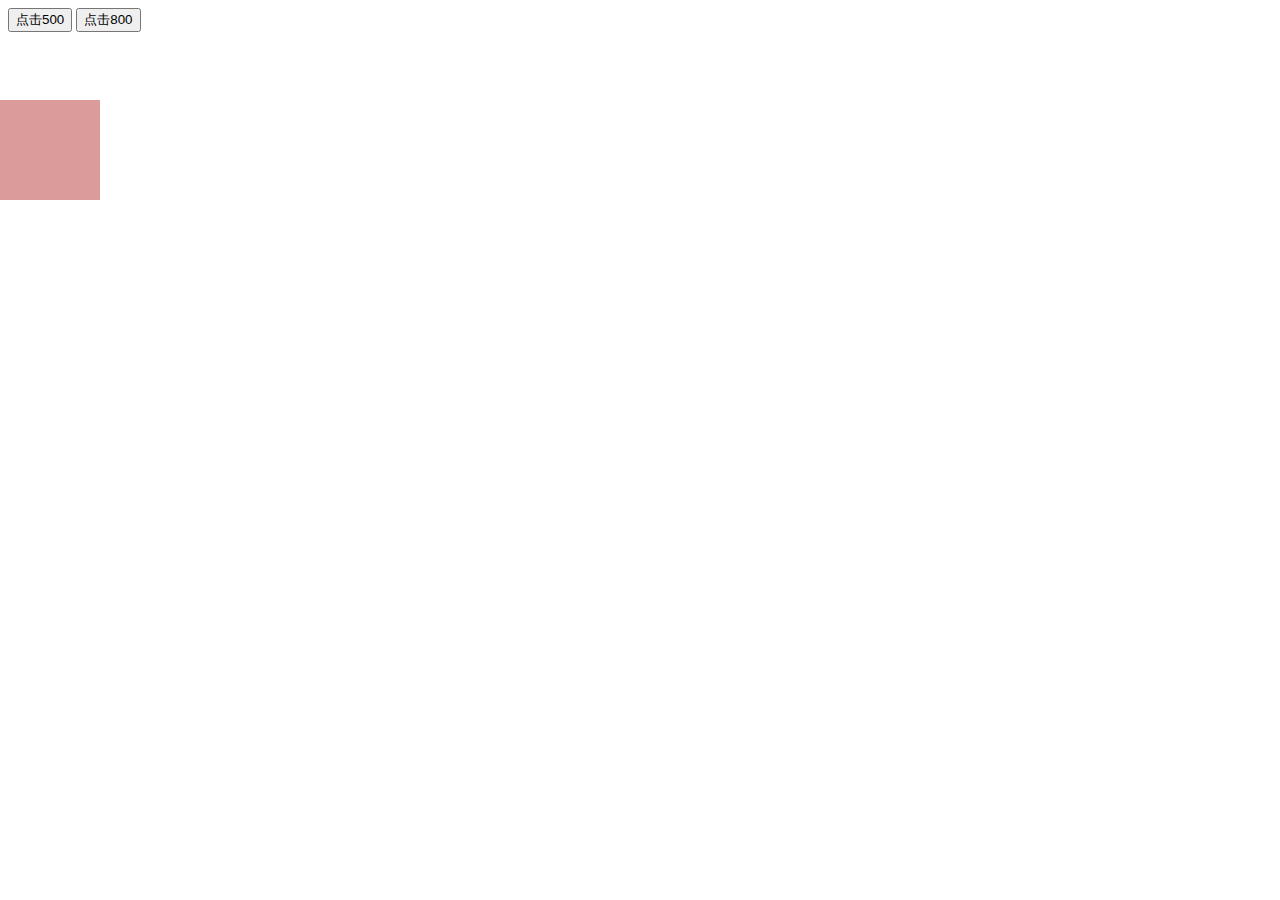
<file: index.html>
<!DOCTYPE html>
<html lang="en">
  <head>
    <meta charset="UTF-8" />
    <meta http-equiv="X-UA-Compatible" content="IE=edge" />
    <meta name="viewport" content="width=device-width, initial-scale=1.0" />
    <title>Document</title>
    <style>
      div {
        width: 100px;
        height: 100px;
        background-color: rgb(219, 155, 155);
        position: absolute;
        left: 0;
        top: 0;
        margin: 100px 0;
      }
    </style>
  </head>
  <body>
    <!-- 动画封装函数 -->
    <div></div>
    <button class="b500">点击500</button>
    <button class="b800">点击800</button>
    <script>
      // obj , target 运动的对象， 运动的终点距离
      function animate(obj, target) {
        // 当我们不断的点击按钮，这个元素的速度会越来越快，因为开启了太多定时器
        // 解决方案就是，让我们元素只有一个定时器执行
        // 先清除以前的定时器，只保留当前的一个定时器执行
        clearInterval(obj.timer);
        //   设置定时器
        obj.timer = setInterval(function () {
            // 将步长值写到定时器里面
        //  2. 核心算法： (目标值 - 现在的位置 ) / 10 做为每次移动的距离 步长
        // 将我们的步长值改为整数，不要出现小数的问题//math.ceil往大了取整,针对移动距离不为整数的问题，495.5
            // var step = Math.ceil((target - obj.offsetLeft) / 10);//针对移动距离不为整数的问题，495.5
            var step = (target - obj.offsetLeft) / 10;//此法针对800 返 500 时，据// var step = Math.ceil((target - obj.offsetLeft) / 10);//针对移动距离不为整数的问题，495.5
           step =  step > 0 ? Math.ceil(step) : Math.floor(step)//的方法为负值，所以当移动的值为负数时，取小，为正取大
          // 动画停止条件
          if (obj.offsetLeft == target) {
            clearInterval(obj.timer);
          }
          // 动画效果
        //   将每次加1 这个步长值 改为一个慢慢变小的值
          obj.style.left = obj.offsetLeft + step + "px";
        }, 15);
      }
    //   获取元素
    var div = document.querySelector('div');
    var b500 = document.querySelector('.b500');
    var b800 = document.querySelector('.b800');
     // 调用动画函数
     b500.addEventListener('click' ,function() {
        animate( div , 500);
     })
     b800.addEventListener('click' ,function() {
        animate( div , 800);
     })
    //  匀速动画 就是盒子当前的位置 + 固定的值 10；
    //缓动动画就是 ： 盒子当前的位置 + 变化值（(目标值 - 现在的位置)/10）
    // obj.style.left = obj.offsetLeft + step + "px";
    </script>
  </body>
</html>
</file>
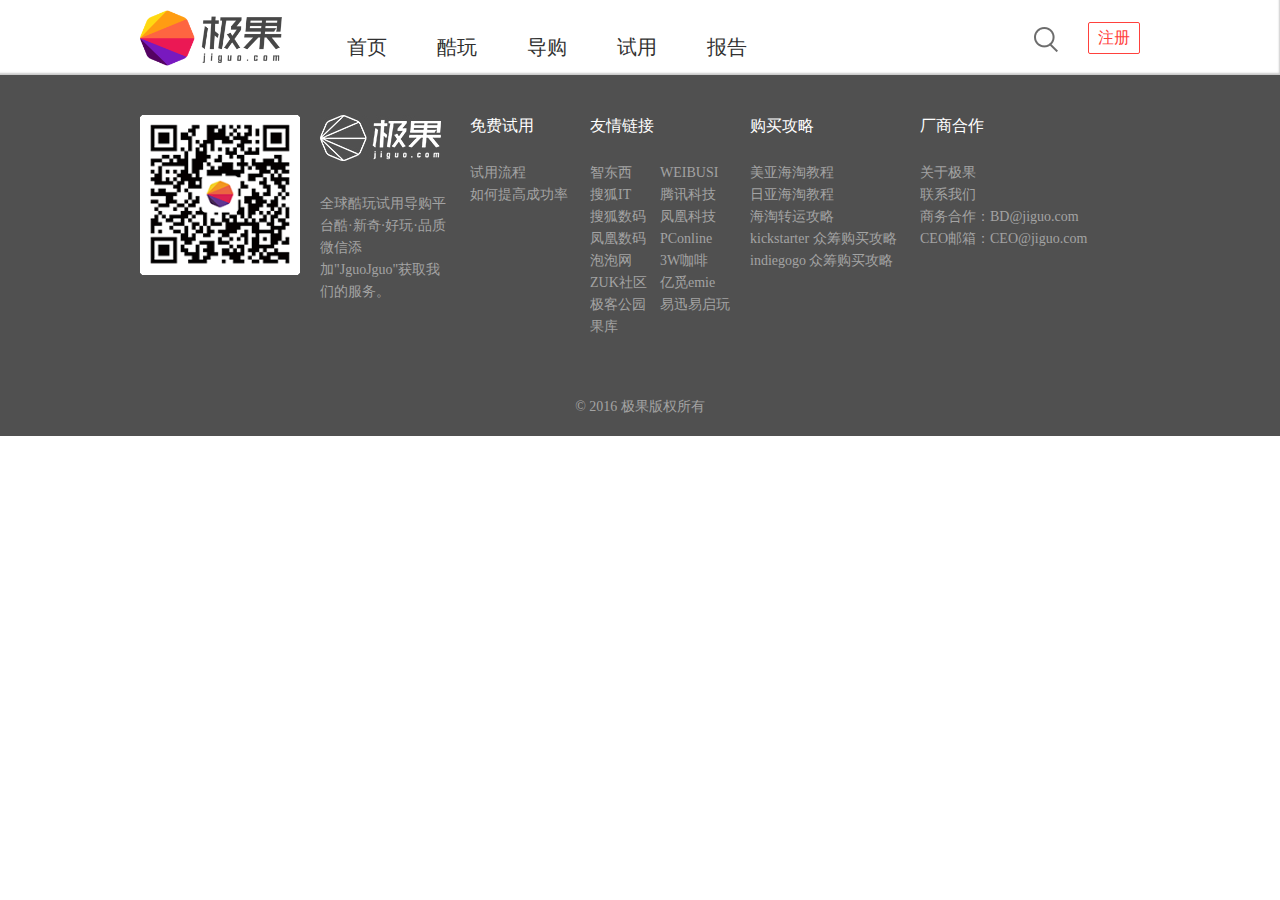
<file: 极果网站项目国庆七天假/jiguo-master/public.html>
<!DOCTYPE html>
<html lang="en">
<head>
    <meta charset="UTF-8">
    <title>Title</title>
    <link rel="stylesheet" href="css/reset.css">
    <link rel="stylesheet" href="css/public.css">
</head>
<body>
<header>
    <div class="centerbox header">
        <div class="logo"><img src="./img/logonew.png" alt=""></div>
        <ul>
            <li><a href="#">首页</a></li>
            <li><a href="#">酷玩</a></li>
            <li><a href="#">导购</a></li>
            <li><a href="#">试用</a></li>
            <li><a href="#">报告</a></li>
        </ul>
        <div class="h_z">注册</div>
        <div class="h_s"><img src="./img/search.png" alt=""></div>
    </div>
</header>

<footer>
    <div class="centerbox footer">
        <ul>
            <li><img src="./img/code.png" alt=""></li>
            <li>
                <img src="./img/logoImg.jpg" alt="">
                <p>全球酷玩试用导购平台酷·新奇·好玩·品质</p>
                <p>微信添加"JguoJguo"获取我们的服务。</p>

            </li>
            <li>
                <h5>免费试用</h5>
                <ul>
                    <li><a href="../help.html">试用流程</a></li>
                    <li><a href="../help.html">如何提高成功率</a></li>
                </ul>
            </li>
            <li>
                <h5>友情链接</h5>
                <ul>
                    <li><a href="#">智东西</a></li>
                    <li><a href="#">搜狐IT</a></li>
                    <li><a href="#">搜狐数码</a></li>
                    <li><a href="#">凤凰数码</a></li>
                    <li><a href="#">泡泡网</a></li>
                    <li><a href="#">ZUK社区</a></li>
                    <li><a href="#">极客公园</a></li>
                    <li><a href="#">果库</a></li>
                </ul>
                <ul>
                    <li><a href="#">WEIBUSI</a></li>
                    <li><a href="#">腾讯科技</a></li>
                    <li><a href="#">凤凰科技</a></li>
                    <li><a href="#">PConline</a></li>
                    <li><a href="#">3W咖啡</a></li>
                    <li><a href="#">亿觅emie</a></li>
                    <li><a href="#">易迅易启玩</a></li>
                </ul>
            </li>
            <li>
                <h5>购买攻略</h5>
                <ul>
                    <li><a href="#">美亚海淘教程</a></li>
                    <li><a href="#">日亚海淘教程</a></li>
                    <li><a href="#">海淘转运攻略</a></li>
                    <li><a href="#">kickstarter 众筹购买攻略</a></li>
                    <li><a href="#">indiegogo 众筹购买攻略</a></li>
                </ul>
            </li>
            <li>
                <h5>厂商合作</h5>
                <ul>
                    <li><a href="#">关于极果</a></li>
                    <li><a href="#">联系我们</a></li>
                    <li><a href="#">商务合作：BD@jiguo.com</a></li>
                    <li><a href="#">CEO邮箱：CEO@jiguo.com</a></li>
                </ul>
            </li>
        </ul>
        <p>© 2016 极果版权所有</p>
    </div>
</footer>
</body>
</html>
</file>
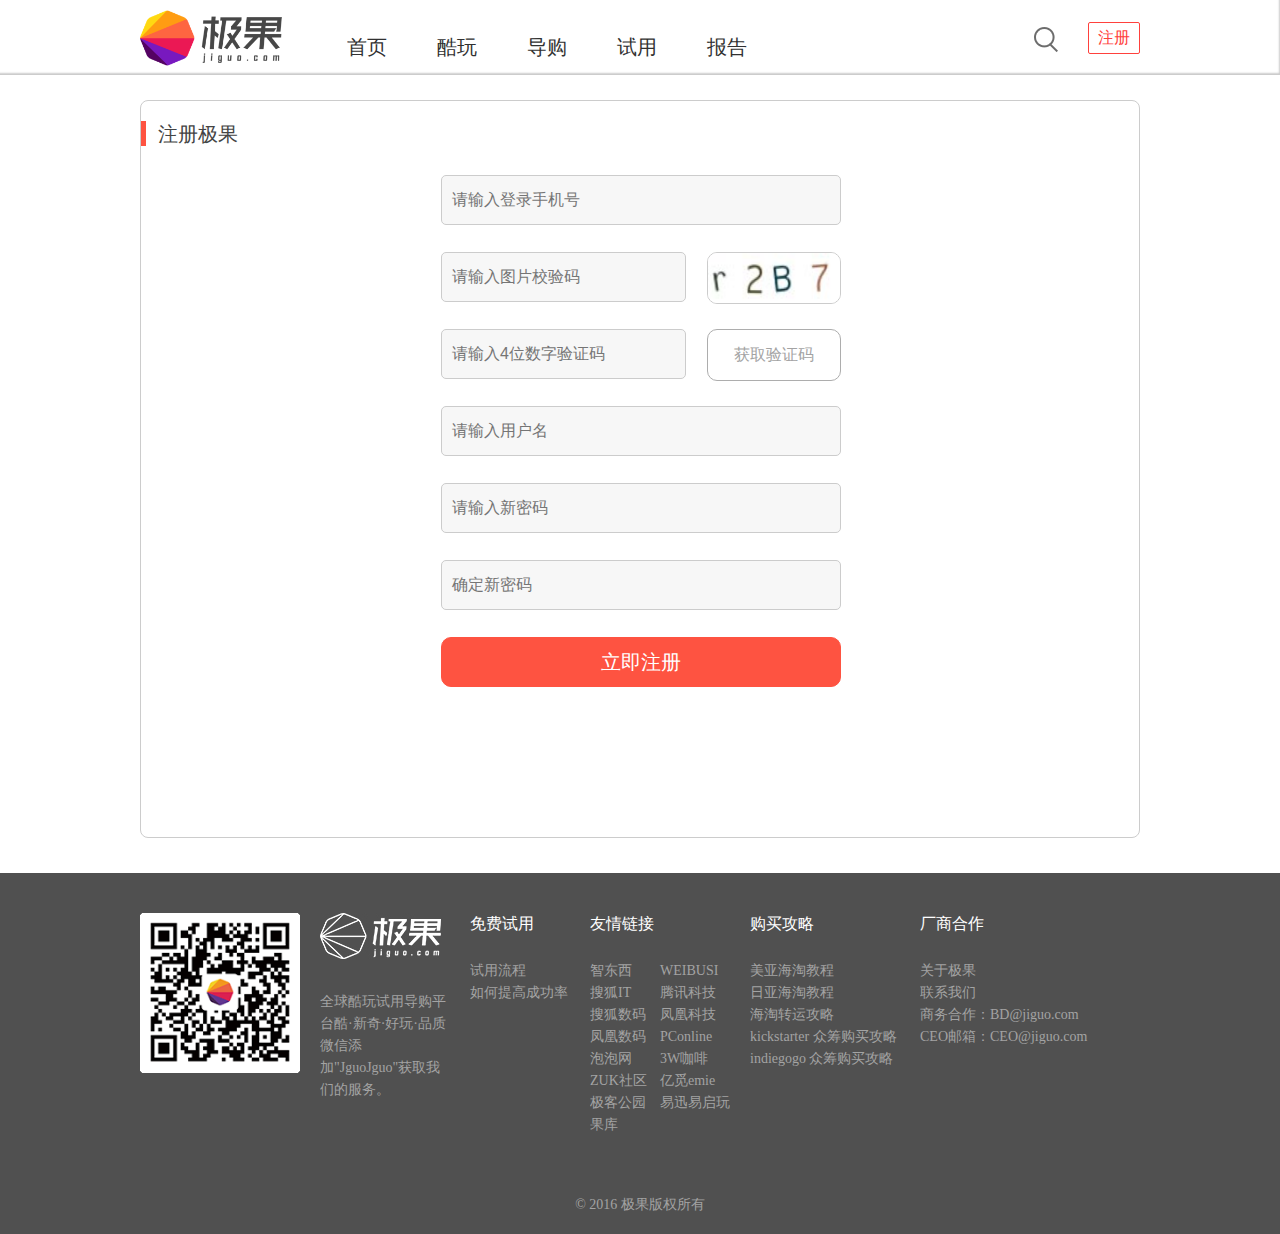
<file: 极果网站项目国庆七天假/jiguo-master/regist.html>
<!DOCTYPE html>
<html lang="en">
<head>
    <meta charset="UTF-8">
    <title>注册</title>
    <link rel="stylesheet" href="css/reset.css">
    <link rel="stylesheet" href="css/public.css">
    <link rel="stylesheet" href="css/regist.css">
    <script src="js/jquery.min.js"></script>
    <script src="js/regist.js"></script>
</head>
<body>
<header>
    <div class="centerbox header">
        <div class="logo"><img src="./img/logonew.png" alt=""></div>
        <ul>
            <li><a href="index.html">首页</a></li>
            <li><a href="./play/kuwan-newest.html">酷玩</a></li>
            <li><a href="./guid/daogou-newest.html">导购</a></li>
            <li><a href="./use/shiyong_quanbu.html">试用</a></li>
            <li><a href="./report/tijianbaogao-newest.html">报告</a></li>
        </ul>
        <div class="h_z"><a href="./regist.html">注册</a></div>
        <div class="h_s"><img src="./img/search.png" alt=""></div>
    </div>
</header>

<div class="box">
    <div class="centerbox">
        <div class="wrap">
            <span class="wrap-Zc"></span>
            <h2>注册极果</h2>
            <form action="" name="my_f1" class="formZc" onsubmit="return check(this)">
                <p><input type="text" required="required" placeholder="请输入登录手机号" id="Sj" pattern="^1[3-9][0-9]{9}$" name="tel"></p>
                <p id="sky2">
                    <input type="text" required="required" placeholder="请输入图片校验码" name="imgCode">
                <img src="img/imgCode.jpg" alt="">
                </p>
                <p>
                    <input type="text" required="required" placeholder="请输入4位数字验证码" name="code">
                    <a href="javascript:void(0)" class="getCode">获取验证码</a>
                </p>
                <p><input type="text" required="required" placeholder="请输入用户名"></p>
                <p><input type="password" required="required" placeholder="请输入新密码" name="psw1"></p>
                <p><input type="password" required="required" placeholder="确定新密码" name="psw2"></p>
                <p><button id="submit">立即注册</button></p>
            </form>
        </div>
    </div>
</div>

<!--返回顶部-->
<a href="javascript:void(0);" class="backTop">返回顶部</a>


<footer>
    <div class="centerbox footer">
        <ul>
            <li><img src="./img/code.png" alt=""></li>
            <li>
                <img src="./img/logoImg.jpg" alt="">
                <p>全球酷玩试用导购平台酷·新奇·好玩·品质</p>
                <p>微信添加"JguoJguo"获取我们的服务。</p>

            </li>
            <li>
                <h5>免费试用</h5>
                <ul>
                    <li><a href="./help.html">试用流程</a></li>
                    <li><a href="./help.html">如何提高成功率</a></li>
                </ul>
            </li>
            <li>
                <h5>友情链接</h5>
                <ul>
                    <li><a href="#">智东西</a></li>
                    <li><a href="#">搜狐IT</a></li>
                    <li><a href="#">搜狐数码</a></li>
                    <li><a href="#">凤凰数码</a></li>
                    <li><a href="#">泡泡网</a></li>
                    <li><a href="#">ZUK社区</a></li>
                    <li><a href="#">极客公园</a></li>
                    <li><a href="#">果库</a></li>
                </ul>
                <ul>
                    <li><a href="#">WEIBUSI</a></li>
                    <li><a href="#">腾讯科技</a></li>
                    <li><a href="#">凤凰科技</a></li>
                    <li><a href="#">PConline</a></li>
                    <li><a href="#">3W咖啡</a></li>
                    <li><a href="#">亿觅emie</a></li>
                    <li><a href="#">易迅易启玩</a></li>
                </ul>
            </li>
            <li>
                <h5>购买攻略</h5>
                <ul>
                    <li><a href="#">美亚海淘教程</a></li>
                    <li><a href="#">日亚海淘教程</a></li>
                    <li><a href="#">海淘转运攻略</a></li>
                    <li><a href="#">kickstarter 众筹购买攻略</a></li>
                    <li><a href="#">indiegogo 众筹购买攻略</a></li>
                </ul>
            </li>
            <li>
                <h5>厂商合作</h5>
                <ul>
                    <li><a href="#">关于极果</a></li>
                    <li><a href="#">联系我们</a></li>
                    <li><a href="#">商务合作：BD@jiguo.com</a></li>
                    <li><a href="#">CEO邮箱：CEO@jiguo.com</a></li>
                </ul>
            </li>
        </ul>
        <p>© 2016 极果版权所有</p>
    </div>
</footer>


</body>
</html>
</file>
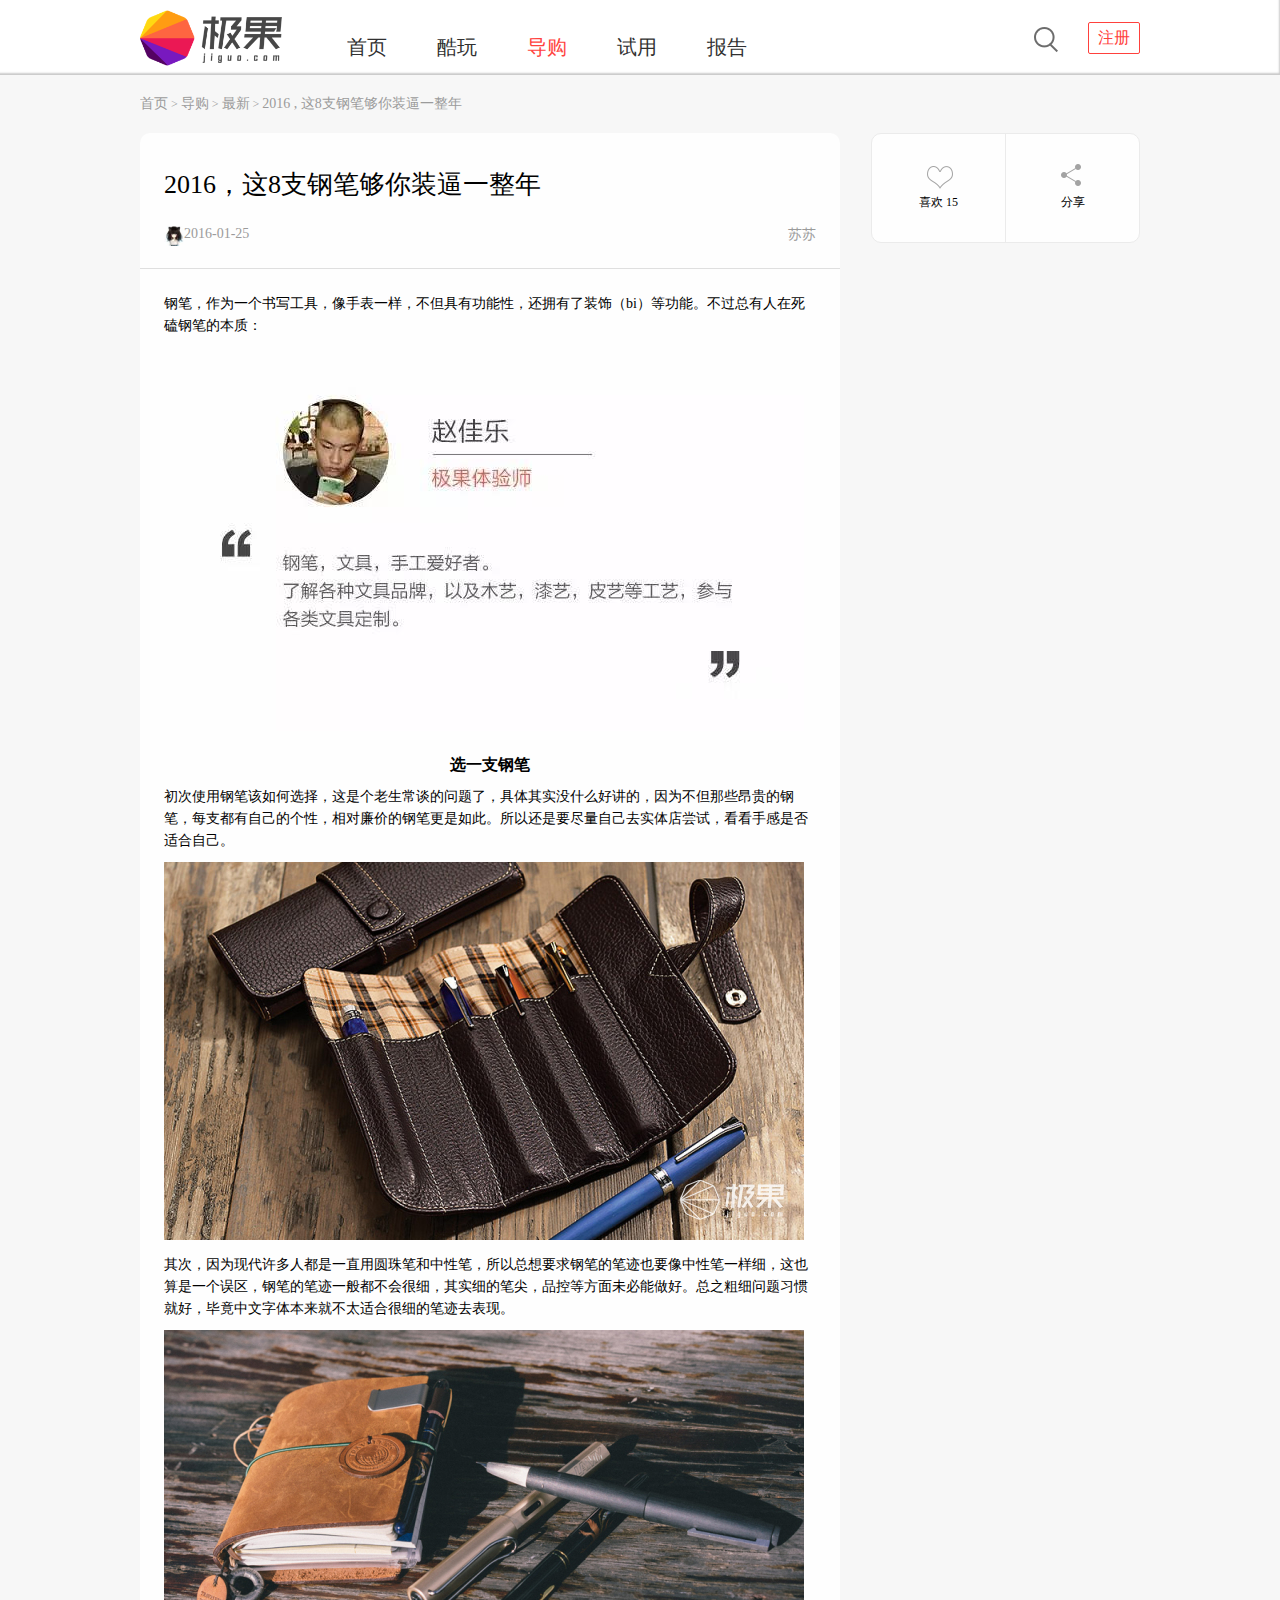
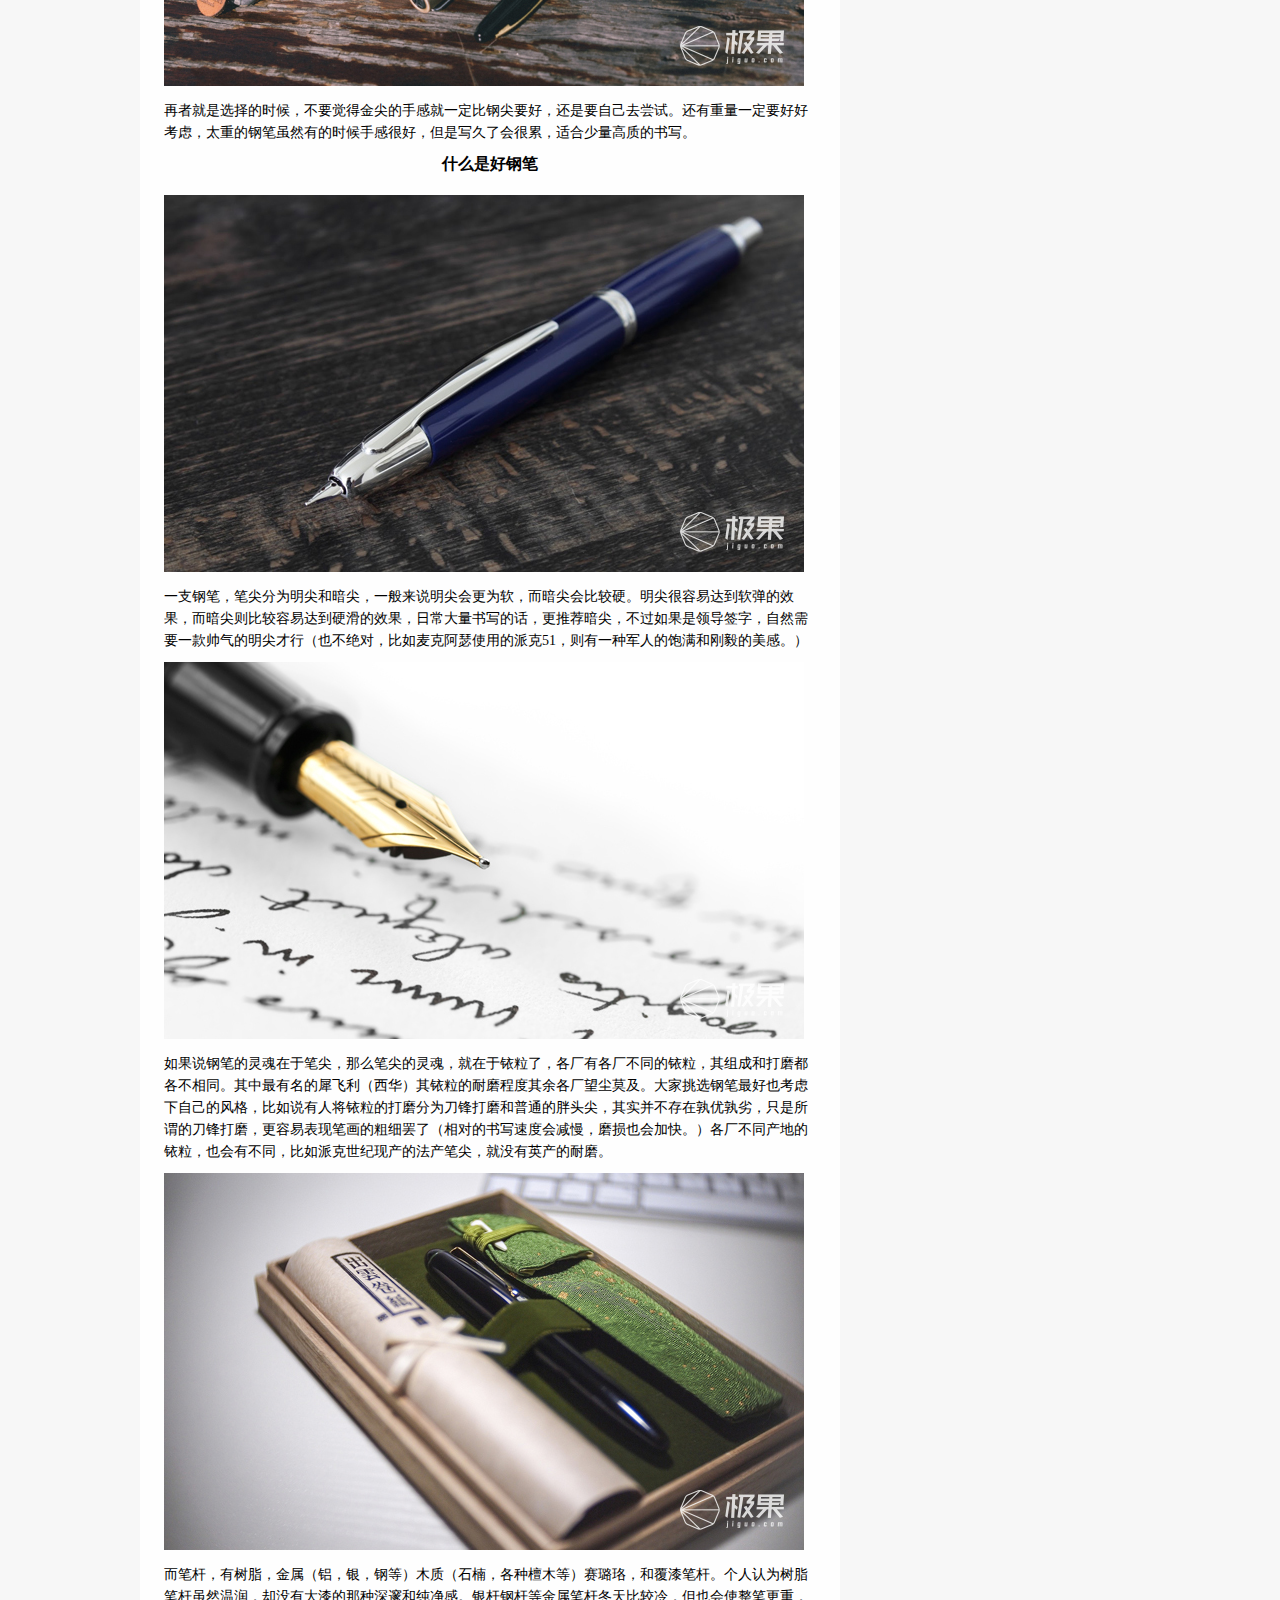
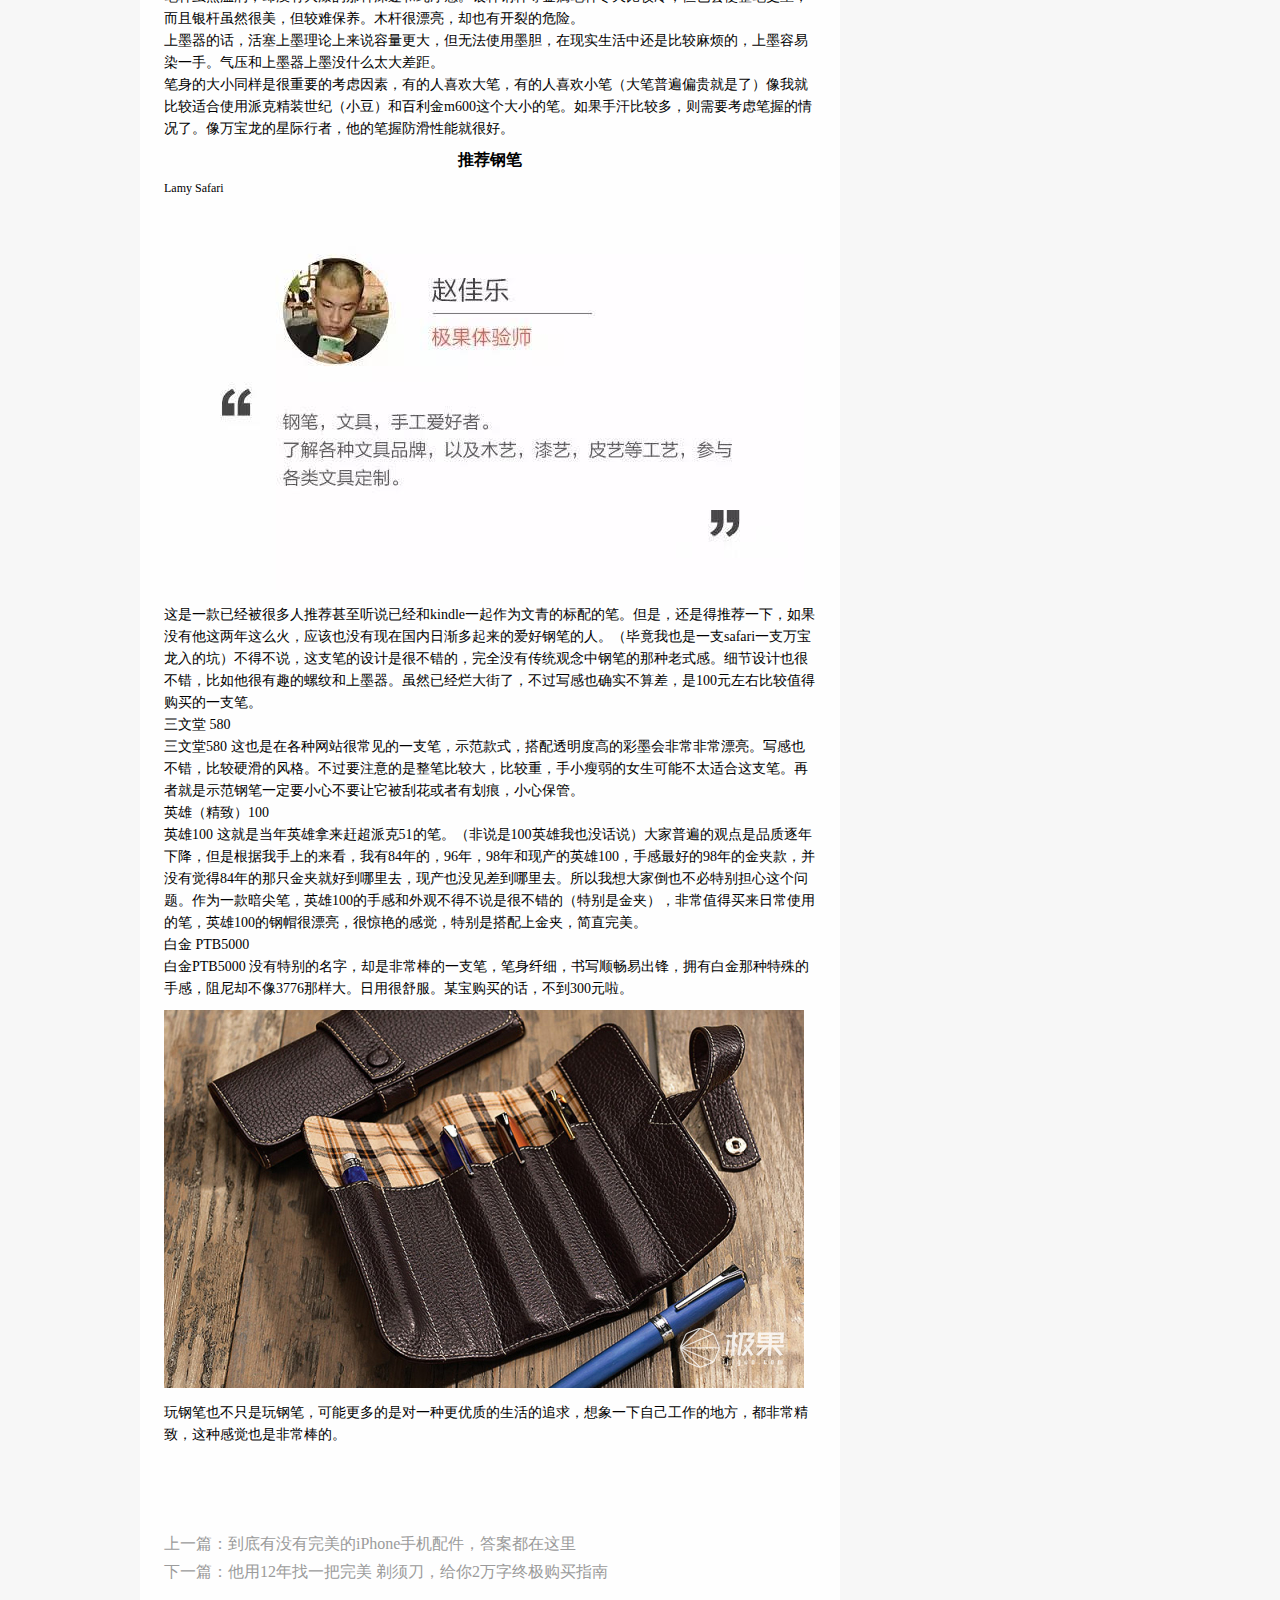
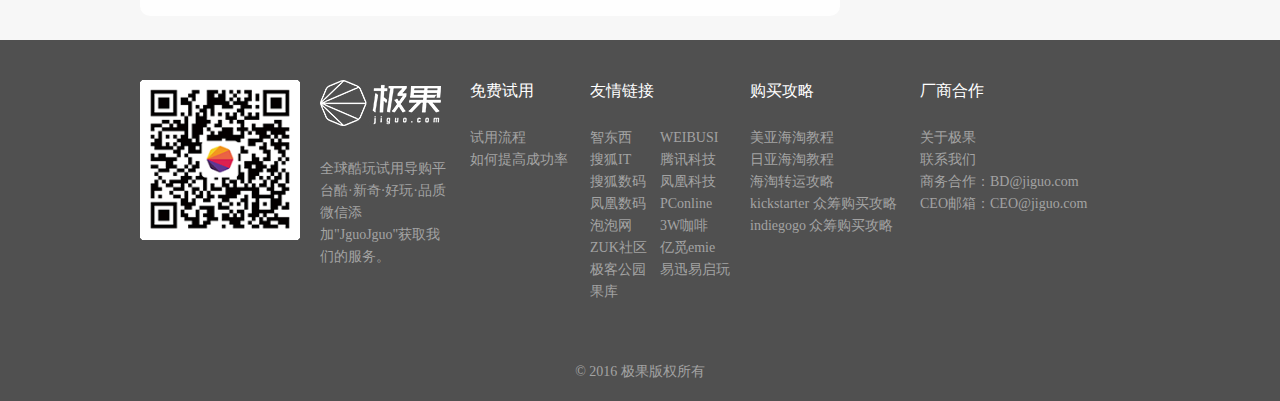
<file: 极果网站项目国庆七天假/jiguo-master/guid/daogou_txt.html>
<!DOCTYPE html>
<html lang="en">
<head>
    <meta charset="UTF-8">
    <title>导购清单-text</title>
    <link rel="stylesheet" href="../css/reset.css">
    <link rel="stylesheet" href="../css/public.css">
    <link rel="stylesheet" href="../css/daogou_txt.css">
    <script src="../js/jquery.min.js"></script>
    <script src="../js/daogou_txt.js"></script>
</head>
<body>
<header>
    <div class="centerbox header">
        <div class="logo"><img src="../img/logonew.png" alt=""></div>
        <ul>
            <li><a href="../index.html">首页</a></li>
            <li><a href="../play/kuwan-newest.html">酷玩</a></li>
            <li><a href="../guid/daogou-newest.html" style=" color: #ff413d;">导购</a></li>
            <li><a href="../use/shiyong_quanbu.html">试用</a></li>
            <li><a href="../report/tijianbaogao-newest.html">报告</a></li>
        </ul>
        <div class="h_z"><a href="../regist.html">注册</a></div>
        <div class="h_s"><img src="../img/search.png" alt=""></div>
    </div>
</header>
<section>
    <div class="centerbox section">
        <div class="lujing">
            <a href="">首页</a> >
            <a href="">导购</a> >
            <a href="">最新</a> >
            <a href="">2016 , 这8支钢笔够你装逼一整年</a>
        </div>
        <div class="center">
            <div class="title">
                <h2>2016，这8支钢笔够你装逼一整年</h2>
                <div>
                    <img src="../img/tx.jpg" alt="">
                    <span>&emsp;苏苏</span>
                    <span>2016-01-25</span>
                </div>
            </div>
            <div class="txt">
            <p>钢笔，作为一个书写工具，像手表一样，不但具有功能性，还拥有了装饰（bi）等功能。不过总有人在死磕钢笔的本质：</p>
                <img src="../img/detail.jpg" alt="">
                <h4>选一支钢笔</h4>
                <p>初次使用钢笔该如何选择，这是个老生常谈的问题了，具体其实没什么好讲的，因为不但那些昂贵的钢笔，每支都有自己的个性，相对廉价的钢笔更是如此。所以还是要尽量自己去实体店尝试，看看手感是否适合自己。</p>
                <img src="../img/detail1.jpg" alt="">
                <p>其次，因为现代许多人都是一直用圆珠笔和中性笔，所以总想要求钢笔的笔迹也要像中性笔一样细，这也算是一个误区，钢笔的笔迹一般都不会很细，其实细的笔尖，品控等方面未必能做好。总之粗细问题习惯就好，毕竟中文字体本来就不太适合很细的笔迹去表现。</p>
                <img src="../img/detail2.jpg" alt="">
                <p>再者就是选择的时候，不要觉得金尖的手感就一定比钢尖要好，还是要自己去尝试。还有重量一定要好好考虑，太重的钢笔虽然有的时候手感很好，但是写久了会很累，适合少量高质的书写。</p>
                <h4>什么是好钢笔</h4>
                <img src="../img/detail3.jpg" alt="">
                <p>一支钢笔，笔尖分为明尖和暗尖，一般来说明尖会更为软，而暗尖会比较硬。明尖很容易达到软弹的效果，而暗尖则比较容易达到硬滑的效果，日常大量书写的话，更推荐暗尖，不过如果是领导签字，自然需要一款帅气的明尖才行（也不绝对，比如麦克阿瑟使用的派克51，则有一种军人的饱满和刚毅的美感。）</p>
                <img src="../img/detail4.jpg" alt="">
                <p>如果说钢笔的灵魂在于笔尖，那么笔尖的灵魂，就在于铱粒了，各厂有各厂不同的铱粒，其组成和打磨都各不相同。其中最有名的犀飞利（西华）其铱粒的耐磨程度其余各厂望尘莫及。大家挑选钢笔最好也考虑下自己的风格，比如说有人将铱粒的打磨分为刀锋打磨和普通的胖头尖，其实并不存在孰优孰劣，只是所谓的刀锋打磨，更容易表现笔画的粗细罢了（相对的书写速度会减慢，磨损也会加快。）各厂不同产地的铱粒，也会有不同，比如派克世纪现产的法产笔尖，就没有英产的耐磨。</p>
                <img src="../img/detail5.jpg" alt="">
                <p>而笔杆，有树脂，金属（铝，银，钢等）木质（石楠，各种檀木等）赛璐珞，和覆漆笔杆。个人认为树脂笔杆虽然温润，却没有大漆的那种深邃和纯净感。银杆钢杆等金属笔杆冬天比较冷，但也会使整笔更重，而且银杆虽然很美，但较难保养。木杆很漂亮，却也有开裂的危险。</p>
                <p>上墨器的话，活塞上墨理论上来说容量更大，但无法使用墨胆，在现实生活中还是比较麻烦的，上墨容易染一手。气压和上墨器上墨没什么太大差距。</p>
                <p>笔身的大小同样是很重要的考虑因素，有的人喜欢大笔，有的人喜欢小笔（大笔普遍偏贵就是了）像我就比较适合使用派克精装世纪（小豆）和百利金m600这个大小的笔。如果手汗比较多，则需要考虑笔握的情况了。像万宝龙的星际行者，他的笔握防滑性能就很好。</p>
                <h4>推荐钢笔</h4>
                <span>Lamy Safari</span>
                <img src="../img/detail.jpg" alt="">
                <p>这是一款已经被很多人推荐甚至听说已经和kindle一起作为文青的标配的笔。但是，还是得推荐一下，如果没有他这两年这么火，应该也没有现在国内日渐多起来的爱好钢笔的人。（毕竟我也是一支safari一支万宝龙入的坑）不得不说，这支笔的设计是很不错的，完全没有传统观念中钢笔的那种老式感。细节设计也很不错，比如他很有趣的螺纹和上墨器。虽然已经烂大街了，不过写感也确实不算差，是100元左右比较值得购买的一支笔。</p>
                <p>三文堂 580 <br>三文堂580 这也是在各种网站很常见的一支笔，示范款式，搭配透明度高的彩墨会非常非常漂亮。写感也不错，比较硬滑的风格。不过要注意的是整笔比较大，比较重，手小瘦弱的女生可能不太适合这支笔。再者就是示范钢笔一定要小心不要让它被刮花或者有划痕，小心保管。</p>
                <p>英雄（精致）100 <br>英雄100 这就是当年英雄拿来赶超派克51的笔。（非说是100英雄我也没话说）大家普遍的观点是品质逐年下降，但是根据我手上的来看，我有84年的，96年，98年和现产的英雄100，手感最好的98年的金夹款，并没有觉得84年的那只金夹就好到哪里去，现产也没见差到哪里去。所以我想大家倒也不必特别担心这个问题。作为一款暗尖笔，英雄100的手感和外观不得不说是很不错的（特别是金夹），非常值得买来日常使用的笔，英雄100的钢帽很漂亮，很惊艳的感觉，特别是搭配上金夹，简直完美。</p>
                <p>白金 PTB5000 <br>白金PTB5000 没有特别的名字，却是非常棒的一支笔，笔身纤细，书写顺畅易出锋，拥有白金那种特殊的手感，阻尼却不像3776那样大。日用很舒服。某宝购买的话，不到300元啦。</p>
                <img src="../img/detail1.jpg" alt="">
                <p>玩钢笔也不只是玩钢笔，可能更多的是对一种更优质的生活的追求，想象一下自己工作的地方，都非常精致，这种感觉也是非常棒的。</p>
            </div>
            <div class="sxpian">
                <p><a href="">上一篇：到底有没有完美的iPhone手机配件，答案都在这里</a></p>
                <p><a href="">下一篇：他用12年找一把完美 剃须刀，给你2万字终极购买指南</a></p>
            </div>
        </div>
        <div class="xhfx">
            <div class="heart xhfx_">
                <p>喜欢 15</p>
            </div>
            <div class="share xhfx_">
                <p>分享</p>
                <div class="bshare-custom">
                    <a title="分享到QQ空间" class="bshare-qzone"></a>
                    <a title="分享到新浪微博" class="bshare-sinaminiblog"></a>
                    <a title="分享到人人网" class="bshare-renren"></a>
                    <a title="分享到腾讯微博" class="bshare-qqmb"></a>
                    <a title="分享到网易微博" class="bshare-neteasemb"></a>
                    <a title="更多平台" class="bshare-more bshare-more-icon more-style-addthis"></a>
                    <span class="BSHARE_COUNT bshare-share-count">0</span>
                </div>
                <script type="text/javascript" charset="utf-8"
                        src="http://static.bshare.cn/b/buttonLite.js#style=-1&amp;uuid=&amp;pophcol=1&amp;lang=zh"></script>
                <script type="text/javascript" charset="utf-8" src="http://static.bshare.cn/b/bshareC0.js"></script>
            </div>
        </div>

    </div>
</section>
<!--返回顶部-->
<a href="javascript:void(0);" class="backTop">返回顶部</a>
<footer>
    <div class="centerbox footer">
        <ul>
            <li><img src="../img/code.png" alt=""></li>
            <li>
                <img src="../img/logoImg.jpg" alt="">
                <p>全球酷玩试用导购平台酷·新奇·好玩·品质</p>
                <p>微信添加"JguoJguo"获取我们的服务。</p>

            </li>
            <li>
                <h5>免费试用</h5>
                <ul>
                    <li><a href="../help.html">试用流程</a></li>
                    <li><a href="../help.html">如何提高成功率</a></li>
                </ul>
            </li>
            <li>
                <h5>友情链接</h5>
                <ul>
                    <li><a href="#">智东西</a></li>
                    <li><a href="#">搜狐IT</a></li>
                    <li><a href="#">搜狐数码</a></li>
                    <li><a href="#">凤凰数码</a></li>
                    <li><a href="#">泡泡网</a></li>
                    <li><a href="#">ZUK社区</a></li>
                    <li><a href="#">极客公园</a></li>
                    <li><a href="#">果库</a></li>
                </ul>
                <ul>
                    <li><a href="#">WEIBUSI</a></li>
                    <li><a href="#">腾讯科技</a></li>
                    <li><a href="#">凤凰科技</a></li>
                    <li><a href="#">PConline</a></li>
                    <li><a href="#">3W咖啡</a></li>
                    <li><a href="#">亿觅emie</a></li>
                    <li><a href="#">易迅易启玩</a></li>
                </ul>
            </li>
            <li>
                <h5>购买攻略</h5>
                <ul>
                    <li><a href="#">美亚海淘教程</a></li>
                    <li><a href="#">日亚海淘教程</a></li>
                    <li><a href="#">海淘转运攻略</a></li>
                    <li><a href="#">kickstarter 众筹购买攻略</a></li>
                    <li><a href="#">indiegogo 众筹购买攻略</a></li>
                </ul>
            </li>
            <li>
                <h5>厂商合作</h5>
                <ul>
                    <li><a href="#">关于极果</a></li>
                    <li><a href="#">联系我们</a></li>
                    <li><a href="#">商务合作：BD@jiguo.com</a></li>
                    <li><a href="#">CEO邮箱：CEO@jiguo.com</a></li>
                </ul>
            </li>
        </ul>
        <p>© 2016 极果版权所有</p>
    </div>
</footer>
</body>
</html>
</file>
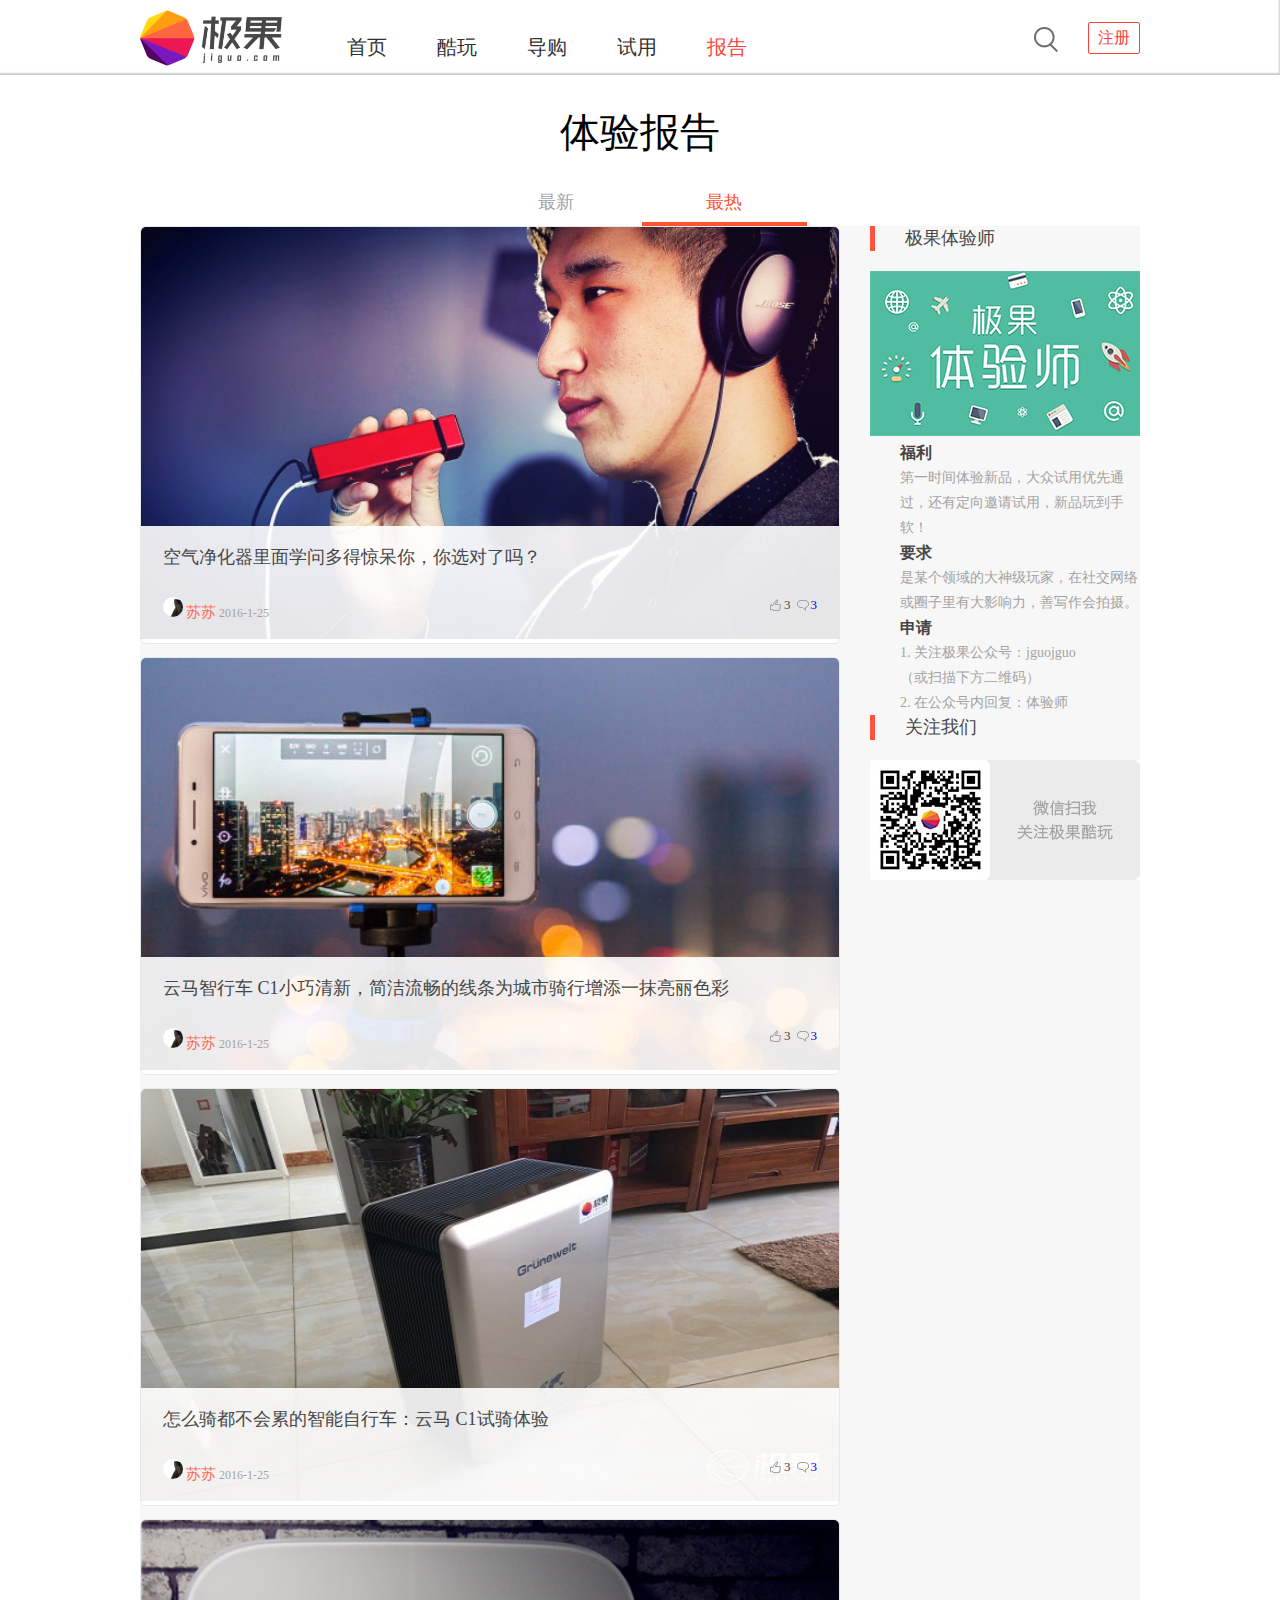
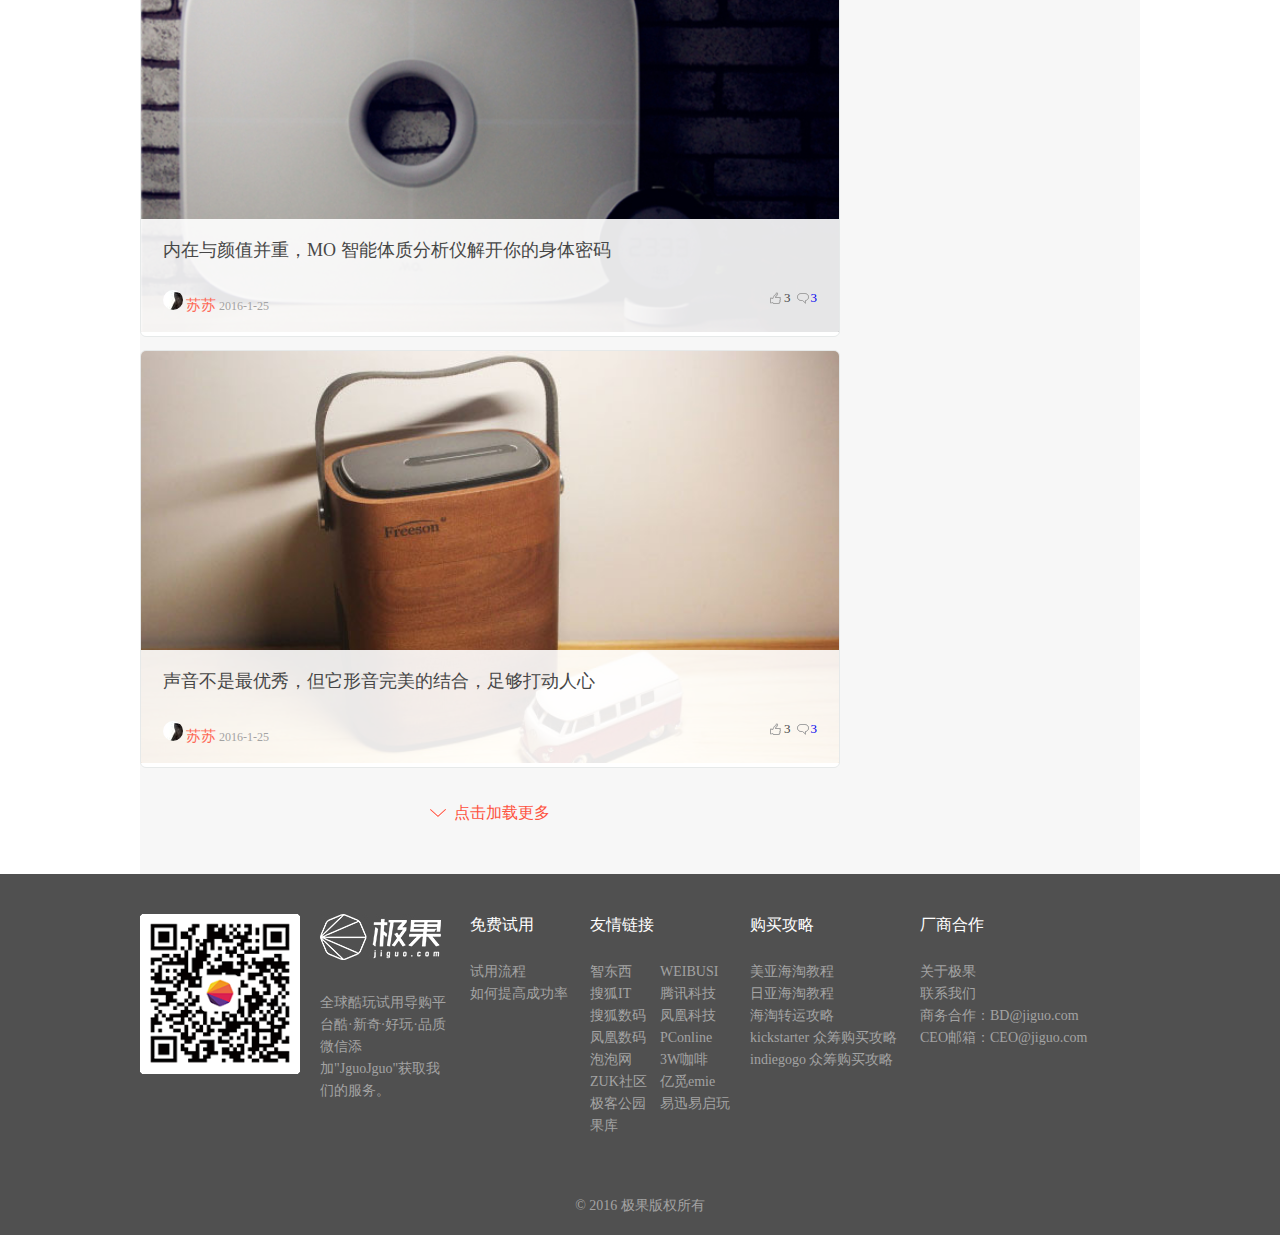
<file: 极果网站项目国庆七天假/jiguo-master/report/hot.html>
<!DOCTYPE html>
<html lang="en">
<head>
    <meta charset="UTF-8">
    <title>体验报告-最新</title>
    <link rel="stylesheet" href="../css/reset.css">
    <link rel="stylesheet" href="../css/public.css">
    <link rel="stylesheet" href="../css/hot.css">
</head>
<body>
<header>
    <div class="centerbox header">
        <div class="logo"><img src="../img/logonew.png" alt=""></div>
        <ul>
            <li><a href="../index.html">首页</a></li>
            <li><a href="../play/kuwan-newest.html">酷玩</a></li>
            <li><a href="../guid/daogou-newest.html">导购</a></li>
            <li><a href="../use/shiyong_quanbu.html">试用</a></li>
            <li><a href="../report/tijianbaogao-newest.html" style=" color: #ff413d;">报告</a></li>
        </ul>
        <div class="h_z"><a href="../regist.html">注册</a></div>
        <div class="h_s"><img src="../img/search.png" alt=""></div>
    </div>
</header>

<div class="centerbox">
    <div class="play-top">
        <h1>体验报告</h1>
        <nav class="play-nav">
            <a href="tijianbaogao-newest.html">最新</a>
            <a href="hot.html">最热</a>
        </nav>
    </div>


    <div class="report-box">
        <div class="report">
            <div class="left">
                <ul>
                    <li>
                        <a href="../guid/daogou_txt.html">
                            <img src="../img/bg8.jpg" alt="" width="700px" height="412px">
                            <div class="info">
                                <p class="left-tit">空气净化器里面学问多得惊呆你，你选对了吗？</p>
                                <div class="left-text">
                                    <div class="left-text-left">
                                        <span class="avt"></span>
                                        <span class="name">苏苏</span>
                                        <span class="time">2016-1-25</span>
                                    </div>
                                    <div class="left-text-right">
                                        <span class="zan">3</span>
                                        <span class="lun">3</span>
                                    </div>
                                </div>
                            </div>
                        </a>
                    </li>


                    <li>
                        <a href="../guid/daogou_txt.html">
                            <img src="../img/bg7.jpg" alt="" width="700px" height="412px">
                            <div class="info">
                                <p class="left-tit">云马智行车 C1小巧清新，简洁流畅的线条为城市骑行增添一抹亮丽色彩</p>
                                <div class="left-text">
                                    <div class="left-text-left">
                                        <span class="avt"></span>
                                        <span class="name">苏苏</span>
                                        <span class="time">2016-1-25</span>
                                    </div>
                                    <div class="left-text-right">
                                        <span class="zan">3</span>
                                        <span class="lun">3</span>
                                    </div>
                                </div>
                            </div>
                        </a>
                    </li>




                    <li>
                        <a href="../guid/daogou_txt.html">
                            <img src="../img/bg6.jpg" alt="" width="700px" height="412px">
                            <div class="info">
                                <p class="left-tit">怎么骑都不会累的智能自行车：云马 C1试骑体验</p>
                                <div class="left-text">
                                    <div class="left-text-left">
                                        <span class="avt"></span>
                                        <span class="name">苏苏</span>
                                        <span class="time">2016-1-25</span>
                                    </div>
                                    <div class="left-text-right">
                                        <span class="zan">3</span>
                                        <span class="lun">3</span>
                                    </div>
                                </div>
                            </div>
                        </a>
                    </li>



                    <li>
                        <a href="../guid/daogou_txt.html">
                            <img src="../img/bg5.jpg" alt="" width="700px" height="412px">
                            <div class="info">
                                <p class="left-tit">内在与颜值并重，MO 智能体质分析仪解开你的身体密码</p>
                                <div class="left-text">
                                    <div class="left-text-left">
                                        <span class="avt"></span>
                                        <span class="name">苏苏</span>
                                        <span class="time">2016-1-25</span>
                                    </div>
                                    <div class="left-text-right">
                                        <span class="zan">3</span>
                                        <span class="lun">3</span>
                                    </div>
                                </div>
                            </div>
                        </a>
                    </li>



                    <li>
                        <a href="../guid/daogou_txt.html">
                            <img src="../img/bg4.jpg" alt="" width="700px" height="412px">
                            <div class="info">
                                <p class="left-tit">声音不是最优秀，但它形音完美的结合，足够打动人心</p>
                                <div class="left-text">
                                    <div class="left-text-left">
                                        <span class="avt"></span>
                                        <span class="name">苏苏</span>
                                        <span class="time">2016-1-25</span>
                                    </div>
                                    <div class="left-text-right">
                                        <span class="zan">3</span>
                                        <span class="lun">3</span>
                                    </div>
                                </div>
                            </div>
                        </a>
                    </li>


                </ul>


                <div class="playMore">
                    <a href="" class="more-btn" id="loading">点击加载更多</a>
                </div>



            </div>







            <div class="right">
                <div class="ty">
                    <h2>
                        <span class="wrap-Zc"></span>
                        极果体验师
                    </h2>
                    <div class="imgbox">
                        <img src="../img/tiyanImg.jpg" alt="">
                    </div>
                    <div class="right-text">
                        <h5>福利</h5>
                        <p>第一时间体验新品，大众试用优先通过，还有定向邀请试用，新品玩到手软！</p>
                        <h5>要求</h5>
                        <p>是某个领域的大神级玩家，在社交网络或圈子里有大影响力，善写作会拍摄。</p>
                        <h5>申请</h5>
                        <p>1. 关注极果公众号：jguojguo
                            <br>
                            （或扫描下方二维码）
                            <br>
                            2. 在公众号内回复：体验师
                        </p>
                    </div>
                </div>
                <div class="guanzhu">
                    <h2>
                        <span class="wrap-Zc"></span>
                        关注我们
                    </h2>
                    <div class="imgbox">
                        <img src="../img/myCode.jpg" alt="">
                    </div>
                </div>
            </div>
        </div>
    </div>


</div>
<!--返回顶部-->
<a href="javascript:void(0);" class="backTop">返回顶部</a>
<footer>
    <div class="centerbox footer">
        <ul>
            <li><img src="../img/code.png" alt=""></li>
            <li>
                <img src="../img/logoImg.jpg" alt="">
                <p>全球酷玩试用导购平台酷·新奇·好玩·品质</p>
                <p>微信添加"JguoJguo"获取我们的服务。</p>

            </li>
            <li>
                <h5>免费试用</h5>
                <ul>
                    <li><a href="../help.html">试用流程</a></li>
                    <li><a href="../help.html">如何提高成功率</a></li>
                </ul>
            </li>
            <li>
                <h5>友情链接</h5>
                <ul>
                    <li><a href="#">智东西</a></li>
                    <li><a href="#">搜狐IT</a></li>
                    <li><a href="#">搜狐数码</a></li>
                    <li><a href="#">凤凰数码</a></li>
                    <li><a href="#">泡泡网</a></li>
                    <li><a href="#">ZUK社区</a></li>
                    <li><a href="#">极客公园</a></li>
                    <li><a href="#">果库</a></li>
                </ul>
                <ul>
                    <li><a href="#">WEIBUSI</a></li>
                    <li><a href="#">腾讯科技</a></li>
                    <li><a href="#">凤凰科技</a></li>
                    <li><a href="#">PConline</a></li>
                    <li><a href="#">3W咖啡</a></li>
                    <li><a href="#">亿觅emie</a></li>
                    <li><a href="#">易迅易启玩</a></li>
                </ul>
            </li>
            <li>
                <h5>购买攻略</h5>
                <ul>
                    <li><a href="#">美亚海淘教程</a></li>
                    <li><a href="#">日亚海淘教程</a></li>
                    <li><a href="#">海淘转运攻略</a></li>
                    <li><a href="#">kickstarter 众筹购买攻略</a></li>
                    <li><a href="#">indiegogo 众筹购买攻略</a></li>
                </ul>
            </li>
            <li>
                <h5>厂商合作</h5>
                <ul>
                    <li><a href="#">关于极果</a></li>
                    <li><a href="#">联系我们</a></li>
                    <li><a href="#">商务合作：BD@jiguo.com</a></li>
                    <li><a href="#">CEO邮箱：CEO@jiguo.com</a></li>
                </ul>
            </li>
        </ul>
        <p>© 2016 极果版权所有</p>
    </div>
</footer>
<script src="../js/jquery.min.js"></script>
<script src="../js/report.js"></script>
</body>
</html>
</file>
<file: 极果网站项目国庆七天假/jiguo-master/css/public.css>
.centerbox{
    width:1000px;
    margin: 0 auto;
}

/*头部*/
header{
    width:100%;
    border-bottom: 1px solid #cccccc;
    box-shadow: -3px -3px 2px -2px #cccccc inset;
}
.header{
    overflow: hidden;
}
.logo{
    float: left;
    height: 74px;
}
.logo img{
    height: 75%;
    margin-top: 10px;
}
.header ul{
    overflow: hidden;
    float: left;
    margin-left: 65px;

}
.header ul li{
    float: left;
    padding-top: 34px;
    height: 40px;
    font-size: 20px;
    margin-right: 50px;
}
.header ul li a{
    color: #313131;
}
.header ul li a:hover{
    color: #ff413d;
}
.h_z{
    float: right;
    width: 50px;
    height: 30px;
    line-height: 30px;
    font-size: 16px;
    border: 1px solid #ff413d;
    border-radius: 2px;
    text-align: center;
    margin-left: 30px;
    margin-top: 22px;
    color:#ff413d;
    cursor: pointer;
}
.h_z a{
    color:#ff413d;
}
.h_z:hover{
    background: #ff413d;
}
.h_z:hover a{
    color: #fff;
}
.h_s{
    float: right;
    margin-top:27px;
    cursor: pointer;
}



/*底部*/
footer{
    background: #505050;
}
.footer{
    background: #505050;
    overflow: hidden;
}
.footer>ul{
    padding-top: 40px;
    overflow: hidden;
}
.footer>ul>li{
    overflow: hidden;
    float: left;
    line-height: 22px;
    margin-right: 20px;
    color: #a3a3a3;
}
.footer>ul>li:nth-child(1) img{
    width: 160px;
    height: 160px;
}
.footer>ul>li:nth-child(2){
    width: 130px;
}
.footer>ul>li:nth-child(3){
    width: 100px;
}
.footer>ul>li:nth-child(4){
    width: 140px;
}
.footer>ul>li:nth-child(5){
    width: 150px;
}
.footer>ul>li:nth-child(6){
    width: 170px;
}
.footer>ul>li>p{
    font-size: 14px;
}
.footer>ul>li>h5{
    font-size: 16px;
    color: #ffffff;
    font-weight: initial;
    margin-bottom: 25px;
}
.footer>ul>li:nth-child(2) img{
    margin-bottom: 25px;
}
.footer>ul>li:nth-child(4)>ul{
    float: left;
}
.footer>ul>li:nth-child(4)>ul{
    width: 70px;
}
.footer>ul>li>ul>li>a{
    font-size: 14px;
    color: #a3a3a3;
}
.footer>p{
    text-align: center;
    padding-bottom: 20px;
    margin-top: 60px;
    color:#a3a3a3;
    font-size: 14px;
}
body{
    min-width: 1000px;
}
/*返回顶部*/
.backTop{
    position: fixed;
    right:3%;
    top: 110px;
    display: inline-block;
    background: url(../img/back.png) no-repeat #e8e8e8 center center;
    line-height: 999;
    overflow: hidden;
    width: 50px;
    height: 50px;
    border-radius: 8px;
}
</file>
<file: 极果网站项目国庆七天假/jiguo-master/css/regist.css>
.box{
    margin-bottom: 35px;
}
.wrap {
    border-radius: 8px;
    border: 1px solid #ccc;
    margin-top: 25px;
}
.wrap-Zc{
    display: block;
    width: 5px;
    height: 25px;
    background: #FE5341;
    float: left;
    margin-top: 20px;
}
.wrap h2{
    margin-top: 20px;
    font-size: 20px;
    font-weight: 500;
    color: #444444;
    margin-left: 17px;
}
.wrap p{
    width: 400px;
    margin-top: 27px;
    margin-left: 300px;
    position: relative;
}
.wrap p input{
    width: 100%;
    height: 50px;
    background: #F7F7F7;
    color: #A3A3A3;
    border: 1px solid #ccc;
    border-radius: 5px;
    font-size: 16px;
    text-indent: 10px;
    box-sizing: border-box;
}
.wrap p:nth-child(2){
    width: 245px;
}
.wrap p:nth-child(3){
    width: 245px;
}
.wrap p:nth-child(2) img{
    position: absolute;
    left: 266px;
    top: 0;
}
.wrap p:nth-child(3) a{
    border: 1px solid #adadad;
    width: 132px;
    height: 50px;
    position: absolute;
    left: 266px;
    top: 0px;
    border-radius: 10px;
    text-align: center;
    line-height: 50px;
    font-size: 16px;
    color: #a3a3a3;
}
.wrap p button{
    height: 50px;
    background: #fe5341;
    color: #fff;
    width: 100%;
    font-size: 20px;
    border-radius: 10px;
    border: 1px solid #fe5341;
    margin-bottom: 150px;
}
#sky2 img{
    width: 132px;
    height: 50px;
    border-radius: 10px;
    border: 1px solid #CCC;
}
</file>
<file: 极果网站项目国庆七天假/jiguo-master/css/daogou_txt.css>
.header ul li:nth-child(3) a{
    color: #ff413d;
}
.lujing{
    padding: 20px 0;
    color: #9b9b9b;
}
.lujing a{
    color: #9b9b9b;
    font-size: 14px;
}
/*中心内容*/
section{
    background: #f7f7f7;
}
.section{
    overflow: hidden;
}
.center{
    float: left;
    width: 700px;
    background: #fefefe;
    border-radius: 10px;
    margin-bottom: 24px;
}
/*标题*/
.title{
    border-bottom: 1px solid #dfdfdf;
    padding: 34px 24px 22px 24px;
}
.title h2{
    font-weight: normal;
    font-size: 26px;
    margin-bottom: 24px;
}
.title div{
    overflow: hidden;
    color: #9b9b9b;
    font-size: 14px;
}
.title img{
    float: left;
    width: 20px;
    height: 20px;
}
.title div span:nth-child(1){
    float: left;
    line-height: 20px;
    height: 20px;
}
.title div span:nth-child(2){
    float: right;
}
/*内容*/
.center .txt{
    padding: 24px;
}
.txt p{
    font-size: 14px;
    line-height: 22px;
}
.txt h4{
    font-size: 16px;
    text-align: center;
    margin: 10px;
}
.txt img{
    margin: 10px 0;
}
/*上下篇跳转*/
.sxpian{
    margin: 60px 0 30px 0;
    padding-left: 24px;
}
.sxpian p a{
    color: #9b9b9b;
    font-size: 16px;
    line-height: 28px;
}
/*喜欢分享*/
.xhfx{
    float: right;
    overflow: hidden;
    width: 267px;
    height: 108px;
    background: #fefefe;
    border:1px solid #ebebeb;
    border-radius: 10px;
}
.heart{
    width: 133px;
    height: 108px;
    border-right: 1px solid #ebebeb;
    float: left;
    background: url("../img/xinRedo.png") no-repeat 55px 30px;
}
.share{
    float: left;
    width: 133px;
    height: 108px;
    background: url("../img/share_yj1.png") no-repeat 55px 30px;
}
.xhfx_{
    text-align: center;
    padding-top: 60px;
}
.bshare-custom{
 margin-left: 5px;
    display: none;
}
</file>
<file: 极果网站项目国庆七天假/jiguo-master/css/hot.css>
.play-top h1{
    text-align: center;
    padding: 30px 0 30px;
    font-size: 40px;
    font-weight: 500;
}
.play-nav{
    text-align: center;
}
.play-nav a{
    display: inline-block;
    width: 165px;
    font-size: 18px;
    color: #a3a3a3
}
.play-nav a:nth-child(2){
    font-size: 18px;
    color: #fe5431;
    border-bottom: 4px solid #fe5431;
    padding-bottom: 8px;
}
.report-box{
    background: #f7f7f7;
}
.left-tit{
    color: #474747;
    font-size: 18px;
    padding: 9px 0 12px;
}
.left-text{
    padding: 16px 0 11px;
    overflow:hidden;
}
.left-text-right{
    margin-left: 80px;
    float: right
}
.left-text-left{
    float: left;
}
.left-text-left .avt{
    width: 20px;
    height: 20px;
    display: inline-block;
    background: url("../img/tx.jpg");
    border-radius: 50%;
}
.left-text-left .name{
    color: #fe6956;
    font-size: 15px;
}
.left-text-left .time{
    color: #a3a3a3;
}
.left-text-right .zan{
    color: #444;
    display: inline-block;
    font-size: 13px;
    margin-left: 3px;
    padding-left: 14px;
    background: url("../img/zan.png")no-repeat left center;
}
.left-text-right .lun{
    left: 650px;
    display: inline-block;
    font-size: 13px;
    margin-left: 3px;
    padding-left: 14px;
    background: url("../img/reply.png")no-repeat left center;
}
.left{
    width: 700px;
}
.left li{
    border: 1px solid #e6e9e9;
    border-radius: 6px;
    margin-bottom: 13px;
    position: relative;
    overflow: hidden;
}
.info{
    box-sizing: border-box;
    position: absolute;
    width: 100%;
    left: 0;
    bottom: 0;
    padding: 10px 22px;
    background: rgba(255,255,255,.9);
    padding: 10px 22px;
}
.left>img{
    border-radius: 6px;
    overflow: hidden;
}





.report{
    overflow: hidden;
    position: relative;
}
.ty h2{
    color: #474747;
    font-weight: 500;
    font-size: 18px;
    line-height: 25px;
    text-indent: 30px;
}
.ty .imgbox{
    margin-top: 20px;
}
.guanzhu h2{
    color: #474747;
    font-weight: 500;
    font-size: 18px;
    line-height: 25px;
    text-indent: 30px;
}

.right{
    position: absolute;
    bottom: 0;
    right: 0;
    top: 0;
    font-weight: 500;
    width: 270px;
    float: right;
}

.wrap-Zc{
    display: block;
    width: 5px;
    height: 25px;
    background: #FE5341;
    float: left;
}
.right-text p{
    font-size: 14px;
    color: #a3a3a3;
}
.right-text{
    line-height: 25px;
    padding-left: 30px;
}
.right-text h5{
    font-size: 16px;
    color: #444;
}
.guanzhu .imgbox{
    margin-top: 20px;
}


.click-look{
    color: #a3a3a3;
    height: 48px;
    text-align: center;
    line-height: 48px;
    font-size: 14px;
}

.more-btn{
    background: url("../img/more.png")no-repeat left center;
    padding-left: 24px;
    color: #fe5341;
    font-size: 16px;
}
.playMore{
    padding-top: 22px;
    text-align: center;
    padding-bottom: 50px;
}

.more-btn-css{
    padding-left: 24px;
    color: #fe5341;
    font-size: 16px;
    background: url("../img/loading-icon.gif")no-repeat left center;
}


@keyframes guanshenglin {
    0%{
        opacity: 0;
    }
    25%{
        opacity: 0.25;
    }
    50%{
        opacity: 1;
    }
    100%{
        opacity: 0;
    }
}
.left li:hover img{
    animation: guanshenglin 1s linear infinite;
}
</file>
